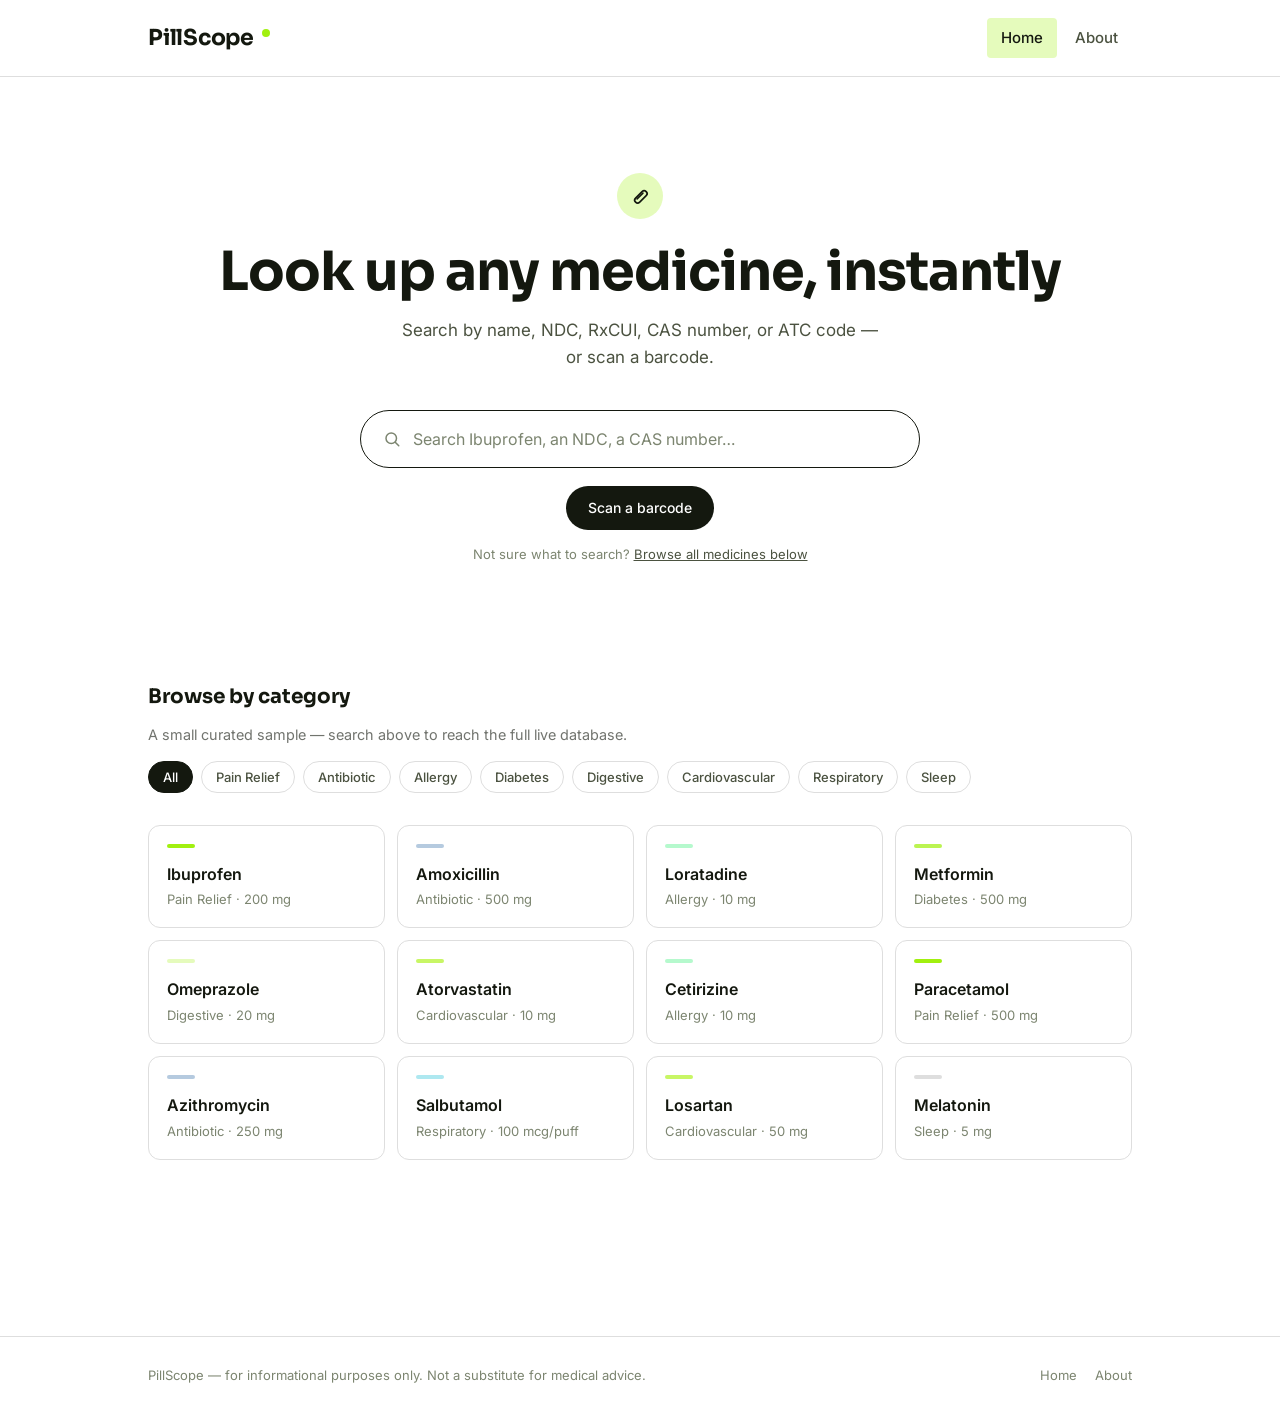
<file: index.html>
<!DOCTYPE html>
<html lang="en">
<head>
<meta charset="UTF-8" />
<meta http-equiv="refresh" content="0; url=/home/" />
<title>PillScope</title>
<link rel="canonical" href="/home/" />
<script>window.location.replace("/home/");</script>
</head>
<body>
<p>Redirecting to <a href="/home/">PillScope</a>…</p>
</body>
</html>
</file>
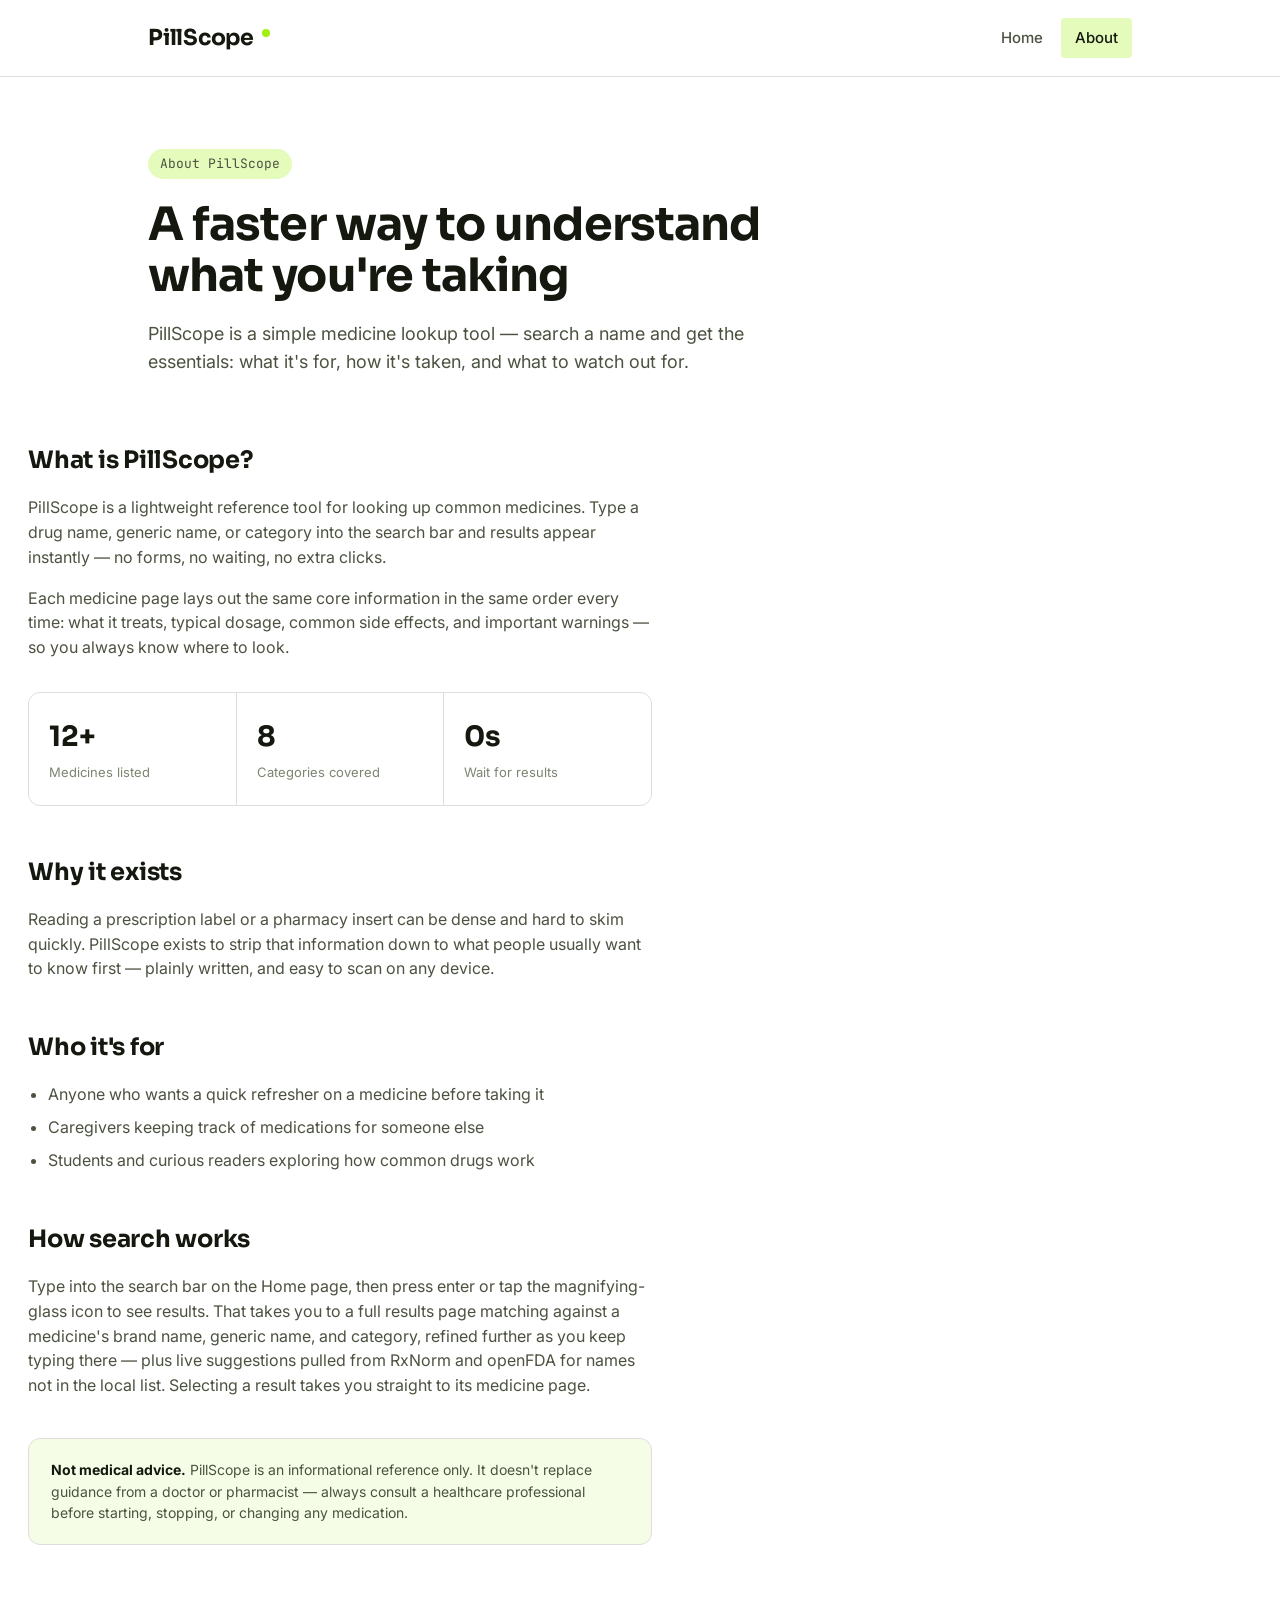
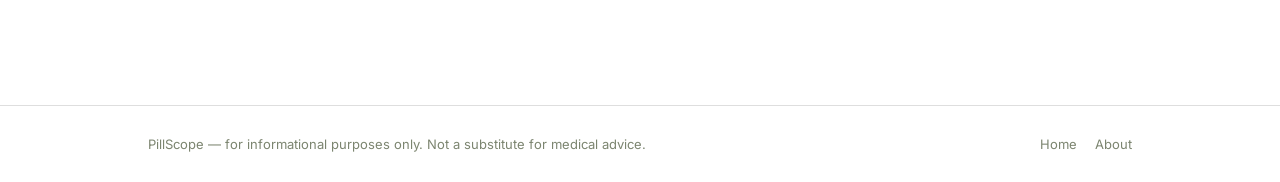
<file: about/index.html>
<!DOCTYPE html>
<html lang="en">
<head>
<meta charset="UTF-8" />
<meta name="viewport" content="width=device-width, initial-scale=1.0" />
<title>About — PillScope</title>
<meta name="description" content="What PillScope is and why it exists." />
<link rel="preconnect" href="https://fonts.googleapis.com" />
<link rel="preconnect" href="https://fonts.gstatic.com" crossorigin />
<link href="https://fonts.googleapis.com/css2?family=Sora:wght@600;700&family=Inter:wght@400;500;600&family=JetBrains+Mono:wght@500&display=swap" rel="stylesheet" />
<link rel="stylesheet" href="/styles.css" />
</head>
<body>

<header class="site-header">
  <div class="wrap">
    <a href="/home/" class="logo">PillScope<span class="dot"></span></a>
    <nav class="site-nav">
      <a href="/home/">Home</a>
      <a href="/about/" class="active">About</a>
    </nav>
  </div>
</header>

<main>
  <section class="about-hero">
    <div class="wrap">
      <span class="kicker">About PillScope</span>
      <h1>A faster way to understand what you're taking</h1>
      <p class="lead">PillScope is a simple medicine lookup tool — search a name and get the essentials: what it's for, how it's taken, and what to watch out for.</p>
    </div>
  </section>

  <section class="about-body">
    <div class="wrap">
      <h2>What is PillScope?</h2>
      <p>PillScope is a lightweight reference tool for looking up common medicines. Type a drug name, generic name, or category into the search bar and results appear instantly — no forms, no waiting, no extra clicks.</p>
      <p>Each medicine page lays out the same core information in the same order every time: what it treats, typical dosage, common side effects, and important warnings — so you always know where to look.</p>

      <div class="stat-row">
        <div class="stat-cell">
          <div class="num">12+</div>
          <div class="label">Medicines listed</div>
        </div>
        <div class="stat-cell">
          <div class="num">8</div>
          <div class="label">Categories covered</div>
        </div>
        <div class="stat-cell">
          <div class="num">0s</div>
          <div class="label">Wait for results</div>
        </div>
      </div>

      <h2>Why it exists</h2>
      <p>Reading a prescription label or a pharmacy insert can be dense and hard to skim quickly. PillScope exists to strip that information down to what people usually want to know first — plainly written, and easy to scan on any device.</p>

      <h2>Who it's for</h2>
      <ul>
        <li>Anyone who wants a quick refresher on a medicine before taking it</li>
        <li>Caregivers keeping track of medications for someone else</li>
        <li>Students and curious readers exploring how common drugs work</li>
      </ul>

      <h2>How search works</h2>
      <p>Type into the search bar on the Home page, then press enter or tap the magnifying-glass icon to see results. That takes you to a full results page matching against a medicine's brand name, generic name, and category, refined further as you keep typing there — plus live suggestions pulled from RxNorm and openFDA for names not in the local list. Selecting a result takes you straight to its medicine page.</p>

      <div class="disclaimer-box">
        <strong>Not medical advice.</strong> PillScope is an informational reference only. It doesn't replace guidance from a doctor or pharmacist — always consult a healthcare professional before starting, stopping, or changing any medication.
      </div>
    </div>
  </section>
</main>

<footer class="site-footer">
  <div class="wrap">
    <p>PillScope — for informational purposes only. Not a substitute for medical advice.</p>
    <div class="foot-links">
      <a href="/home/">Home</a>
      <a href="/about/">About</a>
    </div>
  </div>
</footer>

</body>
</html>
</file>
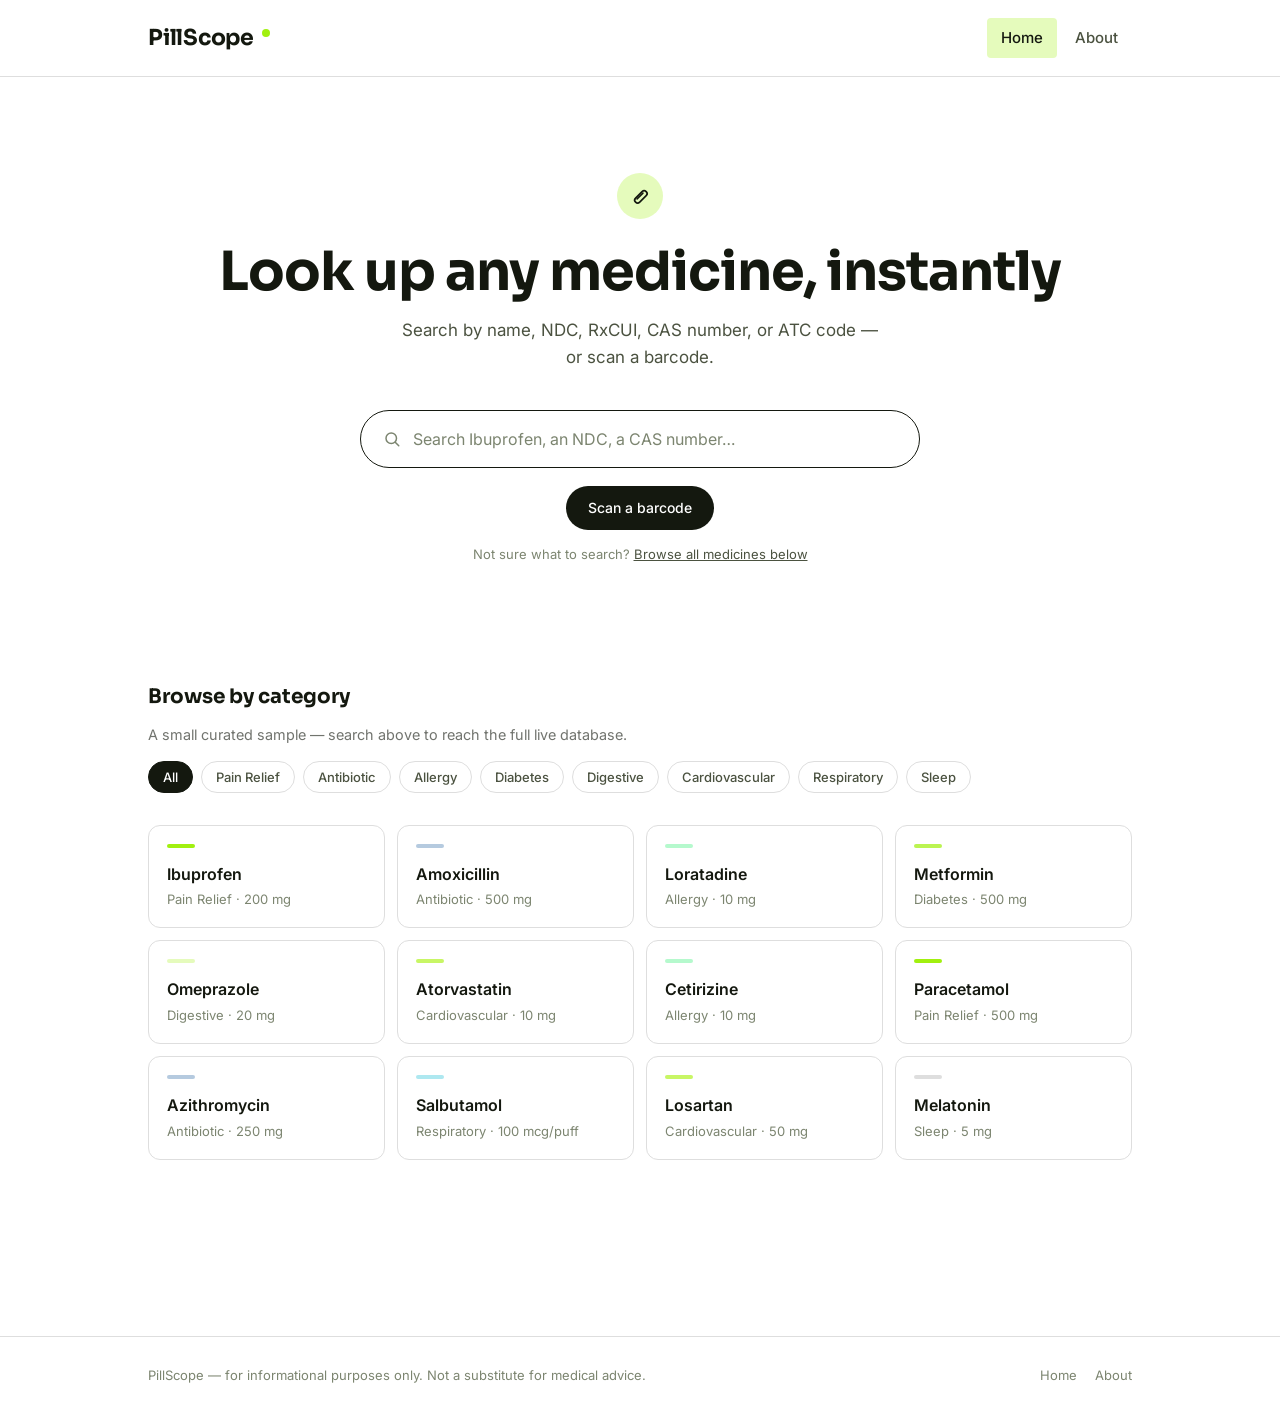
<file: home/index.html>
<!DOCTYPE html>
<html lang="en">
<head>
<meta charset="UTF-8" />
<meta name="viewport" content="width=device-width, initial-scale=1.0" />
<title>PillScope — Search any medicine</title>
<meta name="description" content="PillScope helps you look up medicines instantly — dosage, side effects, and warnings, all in one search." />
<link rel="preconnect" href="https://fonts.googleapis.com" />
<link rel="preconnect" href="https://fonts.gstatic.com" crossorigin />
<link href="https://fonts.googleapis.com/css2?family=Sora:wght@600;700&family=Inter:wght@400;500;600&family=JetBrains+Mono:wght@500&display=swap" rel="stylesheet" />
<link rel="stylesheet" href="/styles.css" />
</head>
<body>

<header class="site-header">
  <div class="wrap">
    <a href="/home/" class="logo">PillScope<span class="dot"></span></a>
    <nav class="site-nav">
      <a href="/home/" class="active">Home</a>
      <a href="/about/">About</a>
    </nav>
  </div>
</header>

<main>
  <section class="hero">
    <div class="wrap">
      <div class="eyebrow-icon">
        <svg width="20" height="20" viewBox="0 0 24 24" fill="none" stroke="#14180F" stroke-width="2" stroke-linecap="round"><rect x="3" y="10" width="18" height="7" rx="3.5" transform="rotate(-45 12 12)"></rect><line x1="8.5" y1="15.5" x2="15.5" y2="8.5"></line></svg>
      </div>
      <h1>Look up any medicine, instantly</h1>
      <p class="lead">Search by name, NDC, RxCUI, CAS number, or ATC code — or scan a barcode.</p>

      <div class="search-shell">
        <div class="search-box">
          <svg width="18" height="18" viewBox="0 0 24 24" fill="none" stroke="currentColor" stroke-width="2" stroke-linecap="round" stroke-linejoin="round"><circle cx="11" cy="11" r="7"></circle><line x1="21" y1="21" x2="16.65" y2="16.65"></line></svg>
          <input
            id="search-input"
            type="text"
            placeholder="Search Ibuprofen, an NDC, a CAS number…"
            autocomplete="off"
            aria-label="Search medicines"
          />
          <button id="search-clear" class="search-clear" aria-label="Clear search">&times;</button>
        </div>
        <div id="search-results" class="search-results"></div>
      </div>
      <p class="search-hint">
        <a href="/scan/" class="btn" style="display:inline-block;margin-top:4px;">Scan a barcode</a>
      </p>
      <p class="search-hint">Not sure what to search? <button type="button" onclick="document.getElementById('browse').scrollIntoView({behavior:'smooth'})">Browse all medicines below</button></p>
    </div>
  </section>

  <section class="browse" id="browse">
    <div class="wrap">
      <h2>Browse by category</h2>
      <p style="opacity:.6;font-size:.9em;margin-top:-8px;">A small curated sample — search above to reach the full live database.</p>
      <div id="chip-row" class="chip-row"></div>
      <div id="med-grid" class="med-grid"></div>
    </div>
  </section>
</main>

<footer class="site-footer">
  <div class="wrap">
    <p>PillScope — for informational purposes only. Not a substitute for medical advice.</p>
    <div class="foot-links">
      <a href="/home/">Home</a>
      <a href="/about/">About</a>
    </div>
  </div>
</footer>

<script src="/pillscope-data.js"></script>
<script src="/script.js"></script>
</body>
</html>
</file>
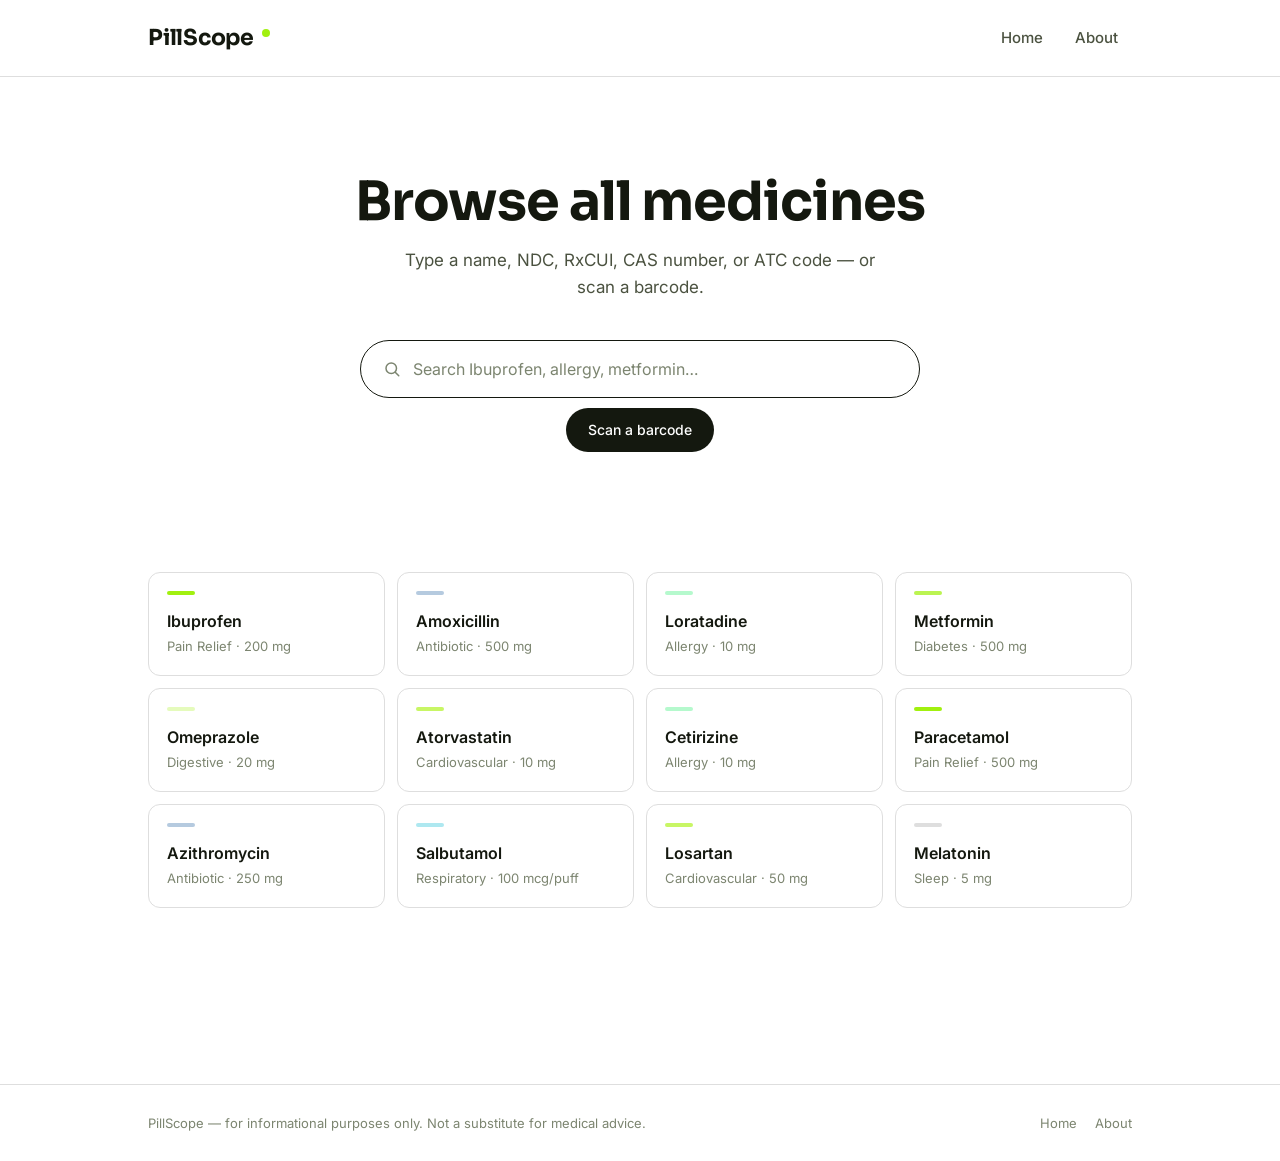
<file: search/index.html>
<!DOCTYPE html>
<html lang="en">
<head>
<meta charset="UTF-8" />
<meta name="viewport" content="width=device-width, initial-scale=1.0" />
<title id="page-title">Search — PillScope</title>
<meta name="description" content="Search results for a medicine on PillScope." />
<link rel="preconnect" href="https://fonts.googleapis.com" />
<link rel="preconnect" href="https://fonts.gstatic.com" crossorigin />
<link href="https://fonts.googleapis.com/css2?family=Sora:wght@600;700&family=Inter:wght@400;500;600&family=JetBrains+Mono:wght@500&display=swap" rel="stylesheet" />
<link rel="stylesheet" href="/styles.css" />
</head>
<body>

<header class="site-header">
  <div class="wrap">
    <a href="/home/" class="logo">PillScope<span class="dot"></span></a>
    <nav class="site-nav">
      <a href="/home/">Home</a>
      <a href="/about/">About</a>
    </nav>
  </div>
</header>

<main>
  <section class="hero">
    <div class="wrap">
      <h1 id="search-heading">Search results</h1>
      <p class="lead" id="search-sub">Refine your search below.</p>

      <div class="search-shell">
        <div class="search-box">
          <svg width="18" height="18" viewBox="0 0 24 24" fill="none" stroke="currentColor" stroke-width="2" stroke-linecap="round" stroke-linejoin="round"><circle cx="11" cy="11" r="7"></circle><line x1="21" y1="21" x2="16.65" y2="16.65"></line></svg>
          <input
            id="search-input"
            type="text"
            placeholder="Search Ibuprofen, allergy, metformin…"
            autocomplete="off"
            aria-label="Search medicines"
          />
          <button id="search-clear" class="search-clear" aria-label="Clear search">&times;</button>
        </div>
      </div>
      <p style="margin-top:10px;"><a href="/scan/" class="btn" style="display:inline-block;">Scan a barcode</a></p>
    </div>
  </section>

  <section class="browse" id="results-section">
    <div class="wrap">
      <div id="med-grid" class="med-grid"></div>
      <div id="empty-state" class="not-found" hidden>
        <h1 id="empty-heading">No matches found</h1>
        <p>Try a different name, generic name, or category.</p>
        <a class="btn" href="/home/">Back to home</a>
      </div>
    </div>
  </section>
</main>

<footer class="site-footer">
  <div class="wrap">
    <p>PillScope — for informational purposes only. Not a substitute for medical advice.</p>
    <div class="foot-links">
      <a href="/home/">Home</a>
      <a href="/about/">About</a>
    </div>
  </div>
</footer>

<script src="/pillscope-data.js"></script>
<script src="/search/search.js"></script>
</body>
</html>
</file>
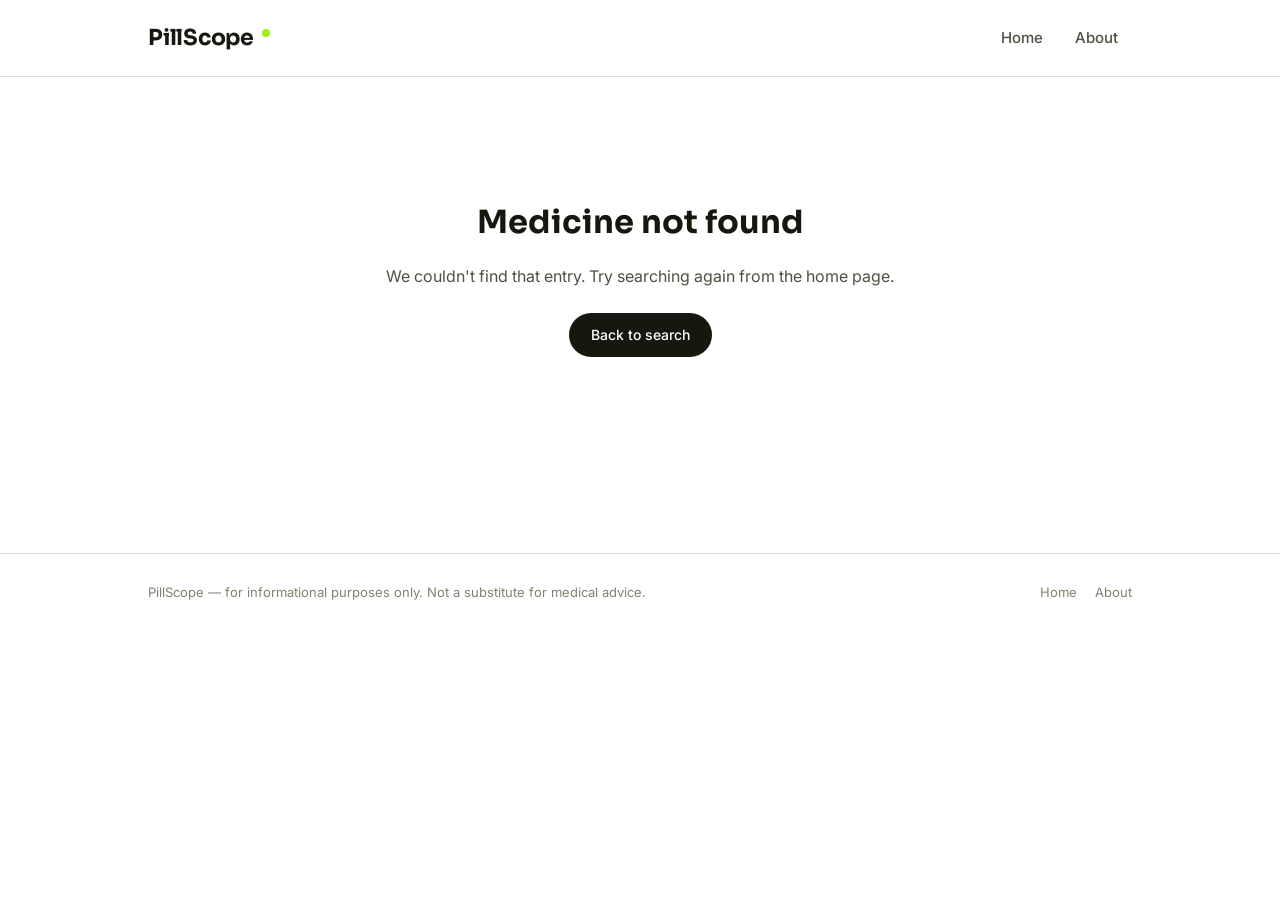
<file: med.html>
<!DOCTYPE html>
<html lang="en">
<head>
<meta charset="UTF-8" />
<meta name="viewport" content="width=device-width, initial-scale=1.0" />
<title id="page-title">Medicine — PillScope</title>
<meta name="description" content="Dosage, side effects, and warnings for this medicine." />
<link rel="preconnect" href="https://fonts.googleapis.com" />
<link rel="preconnect" href="https://fonts.gstatic.com" crossorigin />
<link href="https://fonts.googleapis.com/css2?family=Sora:wght@600;700&family=Inter:wght@400;500;600&family=JetBrains+Mono:wght@500&display=swap" rel="stylesheet" />
<link rel="stylesheet" href="/styles.css" />
</head>
<body>

<header class="site-header">
  <div class="wrap">
    <a href="/home/" class="logo">PillScope<span class="dot"></span></a>
    <nav class="site-nav">
      <a href="/home/">Home</a>
      <a href="/about/">About</a>
    </nav>
  </div>
</header>

<main id="med-main">
  <!-- Filled in by script below, or replaced with a not-found state -->
</main>

<footer class="site-footer">
  <div class="wrap">
    <p>PillScope — for informational purposes only. Not a substitute for medical advice.</p>
    <div class="foot-links">
      <a href="/home/">Home</a>
      <a href="/about/">About</a>
    </div>
  </div>
</footer>

<script src="/pillscope-data.js"></script>
<script>
  function getParam(name) {
    return new URLSearchParams(window.location.search).get(name);
  }

  // Escapes text before it's interpolated into an innerHTML template.
  // Needed anywhere the value can come from the URL (?q=, ?id=) or from a
  // live API response — both are untrusted and must never be inserted as
  // raw HTML.
  function escapeHtml(value) {
    if (value === null || value === undefined) return "";
    return String(value)
      .replace(/&/g, "&amp;")
      .replace(/</g, "&lt;")
      .replace(/>/g, "&gt;")
      .replace(/"/g, "&quot;")
      .replace(/'/g, "&#39;");
  }

  function renderNotFound(main) {
    main.innerHTML = `
      <div class="wrap">
        <div class="not-found">
          <h1>Medicine not found</h1>
          <p>We couldn't find that entry. Try searching again from the home page.</p>
          <a class="btn" href="/home/">Back to search</a>
        </div>
      </div>
    `;
  }

  function renderLoading(main, name) {
    main.innerHTML = `
      <div class="wrap">
        <div class="not-found">
          <h1>Looking up "${escapeHtml(name)}"…</h1>
          <p>Pulling live data from openFDA / DailyMed.</p>
        </div>
      </div>
    `;
  }

  function renderMedicine(med) {
    document.getElementById("page-title").textContent = `${med.name} — PillScope`;
    // CATEGORY_COLORS is a fixed local object of hex strings, so this lookup
    // is safe to put in a style attribute even when med.category is
    // attacker/API-controlled: an unrecognized category just falls back to
    // the default color rather than reflecting untrusted text.
    const color = (typeof CATEGORY_COLORS !== "undefined" && CATEGORY_COLORS[med.category]) || "#DEDEDE";
    const main = document.getElementById("med-main");

    // Every other field below can come from a live API response (or, in the
    // "not found" fallback case, straight from the ?q= URL param), so it
    // must be escaped before going into innerHTML.
    const name = escapeHtml(med.name);
    const generic = escapeHtml(med.generic);
    const category = escapeHtml(med.category);
    const form = escapeHtml(med.form);
    const strength = escapeHtml(med.strength);
    const description = escapeHtml(med.description);
    const dosage = escapeHtml(med.dosage);
    const warnings = escapeHtml(med.warnings);
    const source = escapeHtml(med.source);

    const brandTags = (med.brand || [])
      .map((b) => `<span class="brand-tag">${escapeHtml(b)}</span>`)
      .join("");

    const sideEffects = (med.sideEffects || [])
      .map((s) => `<li>${escapeHtml(s)}</li>`)
      .join("");

    const image = med.image ? escapeHtml(med.image) : null;
    const rxcui = med.rxcui ? escapeHtml(String(med.rxcui)) : null;
    const ndc = med.ndc ? escapeHtml(String(med.ndc)) : null;
    const cas = med.cas ? escapeHtml(String(med.cas)) : null;
    const unii = med.unii ? escapeHtml(String(med.unii)) : null;
    const atcList = Array.isArray(med.atc) ? med.atc : [];

    const identifierCells = [
      rxcui ? { label: "RxCUI", value: rxcui } : null,
      ndc ? { label: "NDC", value: ndc } : null,
      cas ? { label: "CAS Number", value: cas } : null,
      unii ? { label: "UNII", value: unii } : null,
    ].filter(Boolean);

    const identifierHtml = identifierCells.length
      ? `
        <div class="med-section">
          <h2>Identifiers</h2>
          <div class="spec-table">
            ${identifierCells
              .map(
                (c) => `
              <div class="spec-cell">
                <div class="spec-label">${escapeHtml(c.label)}</div>
                <div class="spec-value" style="font-family:monospace;">${c.value}</div>
              </div>`
              )
              .join("")}
          </div>
        </div>`
      : "";

    const atcHtml = atcList.length
      ? `
        <div class="med-section">
          <h2>ATC classification</h2>
          <ul class="pill-list">
            ${atcList
              .map(
                (a) =>
                  `<li><span style="font-family:monospace;">${escapeHtml(a.code)}</span> — ${escapeHtml(a.name)}</li>`
              )
              .join("")}
          </ul>
        </div>`
      : "";

    const imageHtml = image
      ? `<img src="${image}" alt="${name}" style="max-width:220px;border-radius:12px;margin:12px 0;display:block;" loading="lazy" onerror="this.remove()" />`
      : "";

    main.innerHTML = `
      <section class="med-header">
        <div class="wrap">
          <a class="back-link" href="/home/">&larr; Back to search</a>
          <div class="med-header-top">
            <div class="med-title-block">
              <span class="category-pill" style="background:${color}22; border-color:${color}">${category}</span>
              <h1>${name}</h1>
              <div class="generic-name">${generic}</div>
            </div>
            <div class="med-brand-tags">${brandTags}</div>
          </div>
          ${imageHtml}
          ${
            med.source
              ? `<p class="source-note" style="opacity:.6;font-size:.85em;margin-top:8px;">Live data from ${source} — verify against the official label before relying on it.</p>`
              : ""
          }
        </div>
      </section>

      <section class="med-body">
        <div class="wrap">
          <div class="spec-table">
            <div class="spec-cell">
              <div class="spec-label">Form</div>
              <div class="spec-value">${form}</div>
            </div>
            <div class="spec-cell">
              <div class="spec-label">Strength</div>
              <div class="spec-value">${strength}</div>
            </div>
            <div class="spec-cell">
              <div class="spec-label">Category</div>
              <div class="spec-value">${category}</div>
            </div>
          </div>

          <div class="med-section">
            <h2>What it's used for</h2>
            <p>${description}</p>
          </div>

          <div class="med-section">
            <h2>Typical dosage</h2>
            <p>${dosage}</p>
          </div>

          <div class="med-section">
            <h2>Common side effects</h2>
            <ul class="pill-list">${sideEffects}</ul>
          </div>

          ${identifierHtml}
          ${atcHtml}

          <div class="med-section">
            <div class="warning-box">
              <div class="warning-label">Warnings</div>
              <p>${warnings}</p>
            </div>
          </div>
        </div>
      </section>
    `;
  }

  document.addEventListener("DOMContentLoaded", async () => {
    const id = getParam("id");
    const liveQuery = getParam("q");
    const ndc = getParam("ndc");
    const rxcui = getParam("rxcui");
    const cas = getParam("cas");
    const atc = getParam("atc");
    const barcode = getParam("barcode");
    const main = document.getElementById("med-main");

    let med = id && typeof MEDICINES !== "undefined" ? MEDICINES.find((m) => m.id === id) : null;

    // If ?id= pointed at something that isn't in the local sample list
    // (e.g. a live search result card), treat it as a name query instead
    // of showing "not found".
    const fallbackQuery = med ? null : liveQuery || (id ? id.replace(/-/g, " ") : null);

    if (!med && typeof PillAPI !== "undefined") {
      try {
        if (ndc) {
          renderLoading(main, ndc);
          med = await PillAPI.getByNDC(ndc);
        } else if (barcode) {
          renderLoading(main, barcode);
          med = await PillAPI.getByBarcode(barcode);
        } else if (rxcui) {
          renderLoading(main, rxcui);
          med = await PillAPI.getByRxcui(rxcui);
        } else if (cas) {
          renderLoading(main, cas);
          med = await PillAPI.getByCAS(cas);
        } else if (atc) {
          renderLoading(main, atc);
          const list = await PillAPI.getByATC(atc);
          med = list[0] || null;
        } else if (fallbackQuery) {
          renderLoading(main, fallbackQuery);
          med = await PillAPI.getDetails(fallbackQuery);
        }
      } catch (err) {
        console.warn("Live lookup failed:", err);
      }
    }

    if (med) {
      renderMedicine(med);
    } else {
      renderNotFound(main);
    }
  });
</script>
</body>
</html>
</file>
<file: styles.css>
/* PillScope — shared styles
   Palette: pure white base, lime/blue/mint accents
   Type: Sora (display) + Inter (body/UI) + JetBrains Mono (data)
*/

:root {
  --white: #ffffff;
  --lime-bright: #a1f00f;
  --lime-2: #bbf451;
  --lime-3: #c8f665;
  --lime-tint-2: #e5fbbc;
  --lime-tint-1: #f6fde7;
  --mint: #b5f9cd;
  --blue: #b5cadf;
  --grey: #dedede;

  --ink: #14180f;
  --ink-soft: #4b5240;
  --ink-faint: #7c8570;

  --radius: 4px;
  --border: 1px solid var(--grey);
  --max-w: 1040px;

  --font-display: "Sora", "Segoe UI", sans-serif;
  --font-body: "Inter", "Segoe UI", sans-serif;
  --font-mono: "JetBrains Mono", "SFMono-Regular", monospace;
}

* {
  box-sizing: border-box;
}

html {
  scroll-behavior: smooth;
}

body {
  margin: 0;
  background: var(--white);
  color: var(--ink);
  font-family: var(--font-body);
  font-size: 16px;
  line-height: 1.55;
  -webkit-font-smoothing: antialiased;
}

a {
  color: inherit;
}

img {
  max-width: 100%;
  display: block;
}

button {
  font-family: inherit;
}

:focus-visible {
  outline: 2px solid var(--ink);
  outline-offset: 2px;
}

.wrap {
  max-width: var(--max-w);
  margin: 0 auto;
  padding: 0 28px;
}

/* ---------- Header / nav ---------- */

.site-header {
  border-bottom: var(--border);
}

.site-header .wrap {
  display: flex;
  align-items: center;
  justify-content: space-between;
  height: 76px;
}

.logo {
  display: flex;
  align-items: baseline;
  gap: 2px;
  font-family: var(--font-display);
  font-weight: 700;
  font-size: 22px;
  letter-spacing: -0.01em;
  text-decoration: none;
  color: var(--ink);
}

.logo .dot {
  width: 8px;
  height: 8px;
  border-radius: 50%;
  background: var(--lime-bright);
  display: inline-block;
  margin-left: 6px;
  transform: translateY(-8px);
}

.site-nav {
  display: flex;
  gap: 4px;
}

.site-nav a {
  text-decoration: none;
  font-size: 15px;
  font-weight: 500;
  color: var(--ink-soft);
  padding: 8px 14px;
  border-radius: var(--radius);
  transition: color 0.15s ease, background 0.15s ease;
}

.site-nav a:hover {
  color: var(--ink);
  background: var(--lime-tint-1);
}

.site-nav a.active {
  color: var(--ink);
  background: var(--lime-tint-2);
}

/* ---------- Footer ---------- */

.site-footer {
  border-top: var(--border);
  margin-top: 96px;
}

.site-footer .wrap {
  padding-top: 28px;
  padding-bottom: 28px;
  display: flex;
  align-items: center;
  justify-content: space-between;
  gap: 16px;
  flex-wrap: wrap;
}

.site-footer p {
  margin: 0;
  font-size: 13px;
  color: var(--ink-faint);
}

.site-footer .foot-links {
  display: flex;
  gap: 18px;
}

.site-footer a {
  font-size: 13px;
  color: var(--ink-faint);
  text-decoration: none;
}

.site-footer a:hover {
  color: var(--ink);
}

/* ---------- Home / hero + search ---------- */

.hero {
  padding: 96px 0 64px;
  text-align: center;
}

.hero .eyebrow-icon {
  width: 46px;
  height: 46px;
  margin: 0 auto 24px;
  border-radius: 50%;
  background: var(--lime-tint-2);
  display: flex;
  align-items: center;
  justify-content: center;
}

.hero h1 {
  font-family: var(--font-display);
  font-size: clamp(34px, 5vw, 54px);
  line-height: 1.08;
  letter-spacing: -0.02em;
  margin: 0 0 16px;
}

.hero p.lead {
  max-width: 480px;
  margin: 0 auto;
  color: var(--ink-soft);
  font-size: 17px;
}

.search-shell {
  position: relative;
  max-width: 560px;
  margin: 40px auto 0;
}

.search-box {
  position: relative;
  display: flex;
  align-items: center;
  border: 1.5px solid var(--ink);
  border-radius: 999px;
  background: var(--white);
  padding: 4px 6px 4px 22px;
}

.search-box svg {
  flex-shrink: 0;
  color: var(--ink-faint);
}

.search-box input {
  flex: 1;
  border: none;
  outline: none;
  background: transparent;
  font-family: var(--font-body);
  font-size: 16px;
  padding: 14px 12px;
  color: var(--ink);
}

.search-box input::placeholder {
  color: var(--ink-faint);
}

.search-clear {
  border: none;
  background: var(--grey);
  color: var(--ink-soft);
  width: 26px;
  height: 26px;
  border-radius: 50%;
  cursor: pointer;
  display: none;
  align-items: center;
  justify-content: center;
  font-size: 14px;
  flex-shrink: 0;
  margin-right: 6px;
}

.search-clear.visible {
  display: flex;
}

.search-results {
  position: absolute;
  top: calc(100% + 10px);
  left: 0;
  right: 0;
  background: var(--white);
  border: var(--border);
  border-radius: 16px;
  box-shadow: 0 12px 28px rgba(20, 24, 15, 0.08);
  overflow: hidden;
  max-height: 400px;
  overflow-y: auto;
  z-index: 20;
  display: none;
  text-align: left;
}

.search-results.visible {
  display: block;
}

.result-row {
  display: flex;
  align-items: center;
  gap: 14px;
  padding: 14px 20px;
  text-decoration: none;
  color: var(--ink);
  border-bottom: 1px solid var(--lime-tint-1);
}

.result-row:last-child {
  border-bottom: none;
}

.result-row:hover,
.result-row.is-active {
  background: var(--lime-tint-1);
}

.result-swatch {
  width: 10px;
  height: 10px;
  border-radius: 50%;
  flex-shrink: 0;
}

.result-text {
  flex: 1;
  min-width: 0;
}

.result-name {
  font-weight: 600;
  font-size: 15px;
}

.result-name mark {
  background: var(--lime-2);
  color: inherit;
  border-radius: 2px;
  padding: 0 1px;
}

.result-meta {
  font-size: 13px;
  color: var(--ink-faint);
  margin-top: 1px;
}

.result-tag {
  font-family: var(--font-mono);
  font-size: 11px;
  color: var(--ink-soft);
  background: var(--lime-tint-1);
  border: 1px solid var(--grey);
  padding: 3px 8px;
  border-radius: 999px;
  flex-shrink: 0;
}

.search-empty {
  padding: 20px;
  font-size: 14px;
  color: var(--ink-faint);
  text-align: center;
}

.search-hint {
  margin-top: 14px;
  font-size: 13px;
  color: var(--ink-faint);
}

.search-hint button {
  border: none;
  background: none;
  color: var(--ink-soft);
  text-decoration: underline;
  cursor: pointer;
  padding: 0;
  font-size: 13px;
}

/* ---------- Browse / category chips + grid ---------- */

.browse {
  padding: 40px 0 80px;
}

.browse h2 {
  font-family: var(--font-display);
  font-size: 20px;
  margin: 0 0 20px;
}

.chip-row {
  display: flex;
  flex-wrap: wrap;
  gap: 8px;
  margin-bottom: 32px;
}

.chip {
  border: 1px solid var(--grey);
  background: var(--white);
  color: var(--ink-soft);
  font-size: 13px;
  font-weight: 500;
  padding: 7px 14px;
  border-radius: 999px;
  cursor: pointer;
  transition: all 0.15s ease;
}

.chip:hover {
  border-color: var(--ink);
  color: var(--ink);
}

.chip.active {
  background: var(--ink);
  border-color: var(--ink);
  color: var(--white);
}

.med-grid {
  display: grid;
  grid-template-columns: repeat(auto-fill, minmax(220px, 1fr));
  gap: 12px;
}

.med-card {
  border: var(--border);
  border-radius: 12px;
  padding: 18px;
  text-decoration: none;
  color: var(--ink);
  display: block;
}

.med-card:hover {
  border-color: var(--ink);
}

.med-card .swatch-bar {
  width: 28px;
  height: 4px;
  border-radius: 2px;
  margin-bottom: 14px;
}

.med-card .card-name {
  font-weight: 600;
  font-size: 16px;
  margin-bottom: 3px;
}

.med-card .card-meta {
  font-size: 13px;
  color: var(--ink-faint);
}

/* ---------- About page ---------- */

.about-hero {
  padding: 72px 0 24px;
}

.about-hero .kicker {
  font-family: var(--font-mono);
  font-size: 13px;
  color: var(--ink-soft);
  background: var(--lime-tint-2);
  display: inline-block;
  padding: 5px 12px;
  border-radius: 999px;
  margin-bottom: 20px;
}

.about-hero h1 {
  font-family: var(--font-display);
  font-size: clamp(32px, 4.5vw, 46px);
  letter-spacing: -0.02em;
  line-height: 1.1;
  margin: 0 0 20px;
  max-width: 640px;
}

.about-hero p.lead {
  max-width: 600px;
  font-size: 18px;
  color: var(--ink-soft);
}

.about-body {
  max-width: 680px;
  padding: 24px 0 64px;
}

.about-body h2 {
  font-family: var(--font-display);
  font-size: 24px;
  margin: 48px 0 16px;
  letter-spacing: -0.01em;
}

.about-body h2:first-child {
  margin-top: 0;
}

.about-body p {
  color: var(--ink-soft);
  margin: 0 0 16px;
}

.about-body ul {
  margin: 0 0 16px;
  padding-left: 20px;
  color: var(--ink-soft);
}

.about-body li {
  margin-bottom: 8px;
}

.stat-row {
  display: grid;
  grid-template-columns: repeat(3, 1fr);
  gap: 1px;
  background: var(--grey);
  border: var(--border);
  border-radius: 12px;
  overflow: hidden;
  margin: 32px 0;
  max-width: 680px;
}

.stat-cell {
  background: var(--white);
  padding: 22px 20px;
}

.stat-cell .num {
  font-family: var(--font-display);
  font-size: 28px;
  font-weight: 700;
}

.stat-cell .label {
  font-size: 13px;
  color: var(--ink-faint);
  margin-top: 4px;
}

.disclaimer-box {
  border: 1px solid var(--grey);
  background: var(--lime-tint-1);
  border-radius: 12px;
  padding: 20px 22px;
  margin-top: 40px;
  font-size: 14px;
  color: var(--ink-soft);
}

.disclaimer-box strong {
  color: var(--ink);
}

/* ---------- Medicine detail page ---------- */

.med-header {
  padding: 56px 0 40px;
}

.back-link {
  display: inline-flex;
  align-items: center;
  gap: 6px;
  font-size: 14px;
  color: var(--ink-soft);
  text-decoration: none;
  margin-bottom: 28px;
}

.back-link:hover {
  color: var(--ink);
}

.med-header-top {
  display: flex;
  align-items: flex-start;
  justify-content: space-between;
  gap: 24px;
  flex-wrap: wrap;
}

.med-title-block .category-pill {
  display: inline-block;
  font-family: var(--font-mono);
  font-size: 12px;
  padding: 5px 12px;
  border-radius: 999px;
  border: 1px solid var(--grey);
  margin-bottom: 14px;
}

.med-title-block h1 {
  font-family: var(--font-display);
  font-size: clamp(30px, 4.5vw, 44px);
  letter-spacing: -0.02em;
  margin: 0 0 8px;
}

.med-title-block .generic-name {
  color: var(--ink-faint);
  font-size: 16px;
}

.med-brand-tags {
  display: flex;
  gap: 6px;
  flex-wrap: wrap;
}

.brand-tag {
  font-size: 12px;
  background: var(--grey);
  color: var(--ink-soft);
  padding: 5px 10px;
  border-radius: 999px;
}

.med-body {
  padding-bottom: 80px;
}

.spec-table {
  display: grid;
  grid-template-columns: repeat(3, 1fr);
  border: var(--border);
  border-radius: 12px;
  overflow: hidden;
  margin-bottom: 40px;
}

.spec-cell {
  padding: 18px 20px;
  border-right: 1px solid var(--grey);
}

.spec-cell:last-child {
  border-right: none;
}

.spec-cell .spec-label {
  font-size: 12px;
  color: var(--ink-faint);
  text-transform: none;
  margin-bottom: 6px;
}

.spec-cell .spec-value {
  font-family: var(--font-mono);
  font-size: 15px;
  font-weight: 600;
}

.med-section {
  max-width: 680px;
  margin-bottom: 36px;
}

.med-section h2 {
  font-family: var(--font-display);
  font-size: 20px;
  margin: 0 0 12px;
}

.med-section p {
  color: var(--ink-soft);
}

.pill-list {
  list-style: none;
  margin: 0;
  padding: 0;
  display: flex;
  flex-wrap: wrap;
  gap: 8px;
}

.pill-list li {
  background: var(--lime-tint-1);
  border: 1px solid var(--lime-tint-2);
  color: var(--ink-soft);
  font-size: 13px;
  padding: 7px 13px;
  border-radius: 999px;
}

.warning-box {
  border: 1px solid var(--grey);
  border-left: 3px solid var(--ink);
  background: var(--lime-tint-1);
  padding: 18px 20px;
  border-radius: 8px;
  max-width: 680px;
}

.warning-box .warning-label {
  font-family: var(--font-mono);
  font-size: 12px;
  color: var(--ink-soft);
  margin-bottom: 6px;
}

.warning-box p {
  margin: 0;
  color: var(--ink);
}

.not-found {
  padding: 100px 0;
  text-align: center;
}

.not-found h1 {
  font-family: var(--font-display);
  font-size: 32px;
  margin-bottom: 12px;
}

.not-found p {
  color: var(--ink-soft);
  margin-bottom: 24px;
}

.btn {
  display: inline-flex;
  align-items: center;
  gap: 8px;
  background: var(--ink);
  color: var(--white);
  text-decoration: none;
  padding: 11px 22px;
  border-radius: 999px;
  font-size: 14px;
  font-weight: 500;
  border: none;
  cursor: pointer;
}

.btn:hover {
  background: var(--ink-soft);
}

/* ---------- Responsive ---------- */

@media (max-width: 640px) {
  .site-header .wrap {
    height: 64px;
  }

  .site-nav a {
    padding: 8px 10px;
    font-size: 14px;
  }

  .hero {
    padding: 56px 0 40px;
  }

  .spec-table {
    grid-template-columns: 1fr;
  }

  .spec-cell {
    border-right: none;
    border-bottom: 1px solid var(--grey);
  }

  .spec-cell:last-child {
    border-bottom: none;
  }

  .stat-row {
    grid-template-columns: 1fr;
  }

  .med-header-top {
    flex-direction: column;
  }
}

@media (prefers-reduced-motion: reduce) {
  * {
    transition: none !important;
    scroll-behavior: auto !important;
  }
}
</file>
